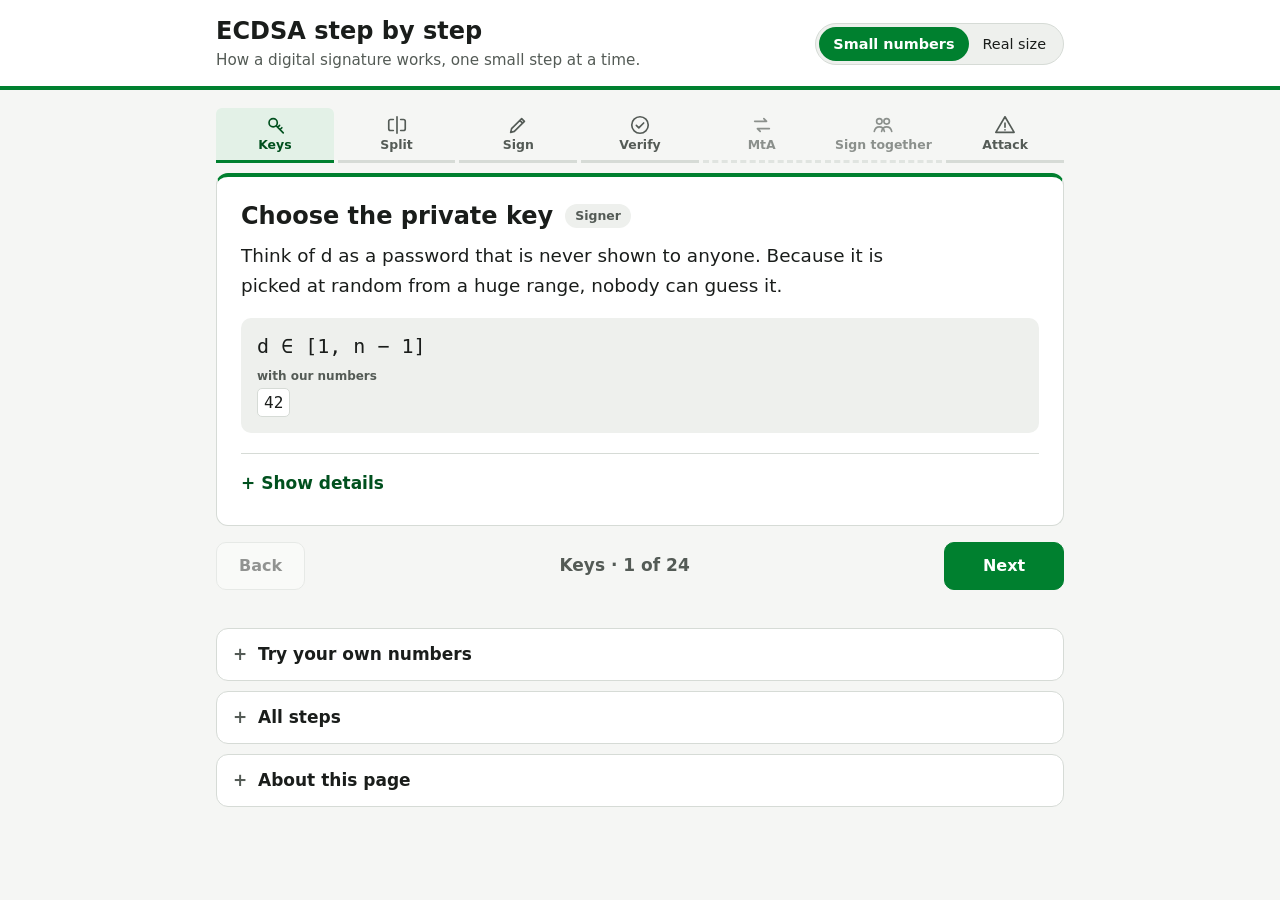
<file: web/index.html>
<!doctype html>
<html lang="en">
<head>
  <meta charset="utf-8">
  <meta name="viewport" content="width=device-width, initial-scale=1">
  <title>ECDSA step by step</title>
  <meta name="description" content="Key generation, key sharing, signing and verification with real numbers from our Python code.">
  <meta name="color-scheme" content="light dark">
  <link rel="stylesheet" href="css/style.css">
  <script type="module" src="js/main.js"></script>
</head>
<body>
  <a class="skip" href="#step">Skip to the current step</a>

  <header class="site-header">
    <div class="wrap header-inner">
      <div>
        <h1>ECDSA step by step</h1>
        <p class="tagline">How a digital signature works, one small step at a time.</p>
      </div>
      <div class="curve-switch" role="group" aria-label="Size of the numbers">
        <button type="button" data-curve="toy" aria-pressed="true" title="Small numbers you can check by hand">Small numbers</button>
        <button type="button" data-curve="secp256k1" aria-pressed="false" title="The real curve secp256k1 used by Bitcoin">Real size</button>
      </div>
    </div>
  </header>

  <main class="wrap">
    <nav id="phases" class="phases-wrap" aria-label="Phases"></nav>

    <div id="step" class="step" tabindex="-1"></div>

    <div class="stepper">
      <button type="button" id="prev" class="btn">Back</button>
      <p id="counter" class="counter" aria-live="polite"></p>
      <button type="button" id="next" class="btn btn-primary">Next</button>
    </div>

    <div class="extras">
      <div id="sharing-slot"></div>

      <details id="editor-box" class="fold">
        <summary>Try your own numbers <span id="source" class="source" data-kind="browser" hidden>Your numbers</span></summary>
        <div id="editor" class="fold-body"></div>
      </details>

      <details class="fold">
        <summary>All steps</summary>
        <div id="nav" class="fold-body"></div>
      </details>

      <details class="fold">
        <summary>About this page</summary>
        <div class="fold-body">
          <p>
            Every number on this page was computed by our Python code (<code>src/twoparty</code>).
            When you change numbers yourself, the page recomputes them in your browser with the
            same steps, which are checked against Python test cases.
          </p>
          <div id="curve-info"></div>
          <p class="small">
            HSG Bachelor project on two-party ECDSA, supervised by Prof. Katerina Mitrokotsa and Nan Cheng.
            <a href="https://github.com/Marinho-01PT/How-costly-is-Threshold-ECDSA">Source code</a>.
            Educational code: not constant-time and not safe against side channels. The demo keys
            are public. Never use this code or these numbers for real funds.
          </p>
        </div>
      </details>
    </div>
  </main>
</body>
</html>
</file>
<file: web/css/style.css>
/* ECDSA step by step. HSG-inspired green on a neutral background.
   One step at a time: the step card is the only thing open by default. */

:root {
  --accent: #00802f;
  --accent-dark: #00501e;
  --accent-soft: #e3f1e7;
  --on-accent: #ffffff;

  --bg: #f5f6f4;
  --surface: #ffffff;
  --surface-2: #eef0ed;
  --text: #1a1d1b;
  --muted: #545b56;
  --border: #d6dbd6;
  --focus: #00501e;

  /* Fixed party colours, kept for the two-party stages. */
  --alice: #00802f;
  --alice-soft: #e3f1e7;
  --bob: #1f5fbf;
  --bob-soft: #e4ecf8;
  --attacker: #b3261e;
  --attacker-soft: #f8e5e3;
  --warn-soft: #fbf3dc;
  --warn: #7a5a00;

  --mono: ui-monospace, "SF Mono", SFMono-Regular, Menlo, Consolas, monospace;
  --sans: system-ui, -apple-system, "Segoe UI", Roboto, "Helvetica Neue", Arial, sans-serif;
  --radius: 12px;
}

@media (prefers-color-scheme: dark) {
  :root {
    --accent: #4cc27a;
    --accent-dark: #8fdcaa;
    --accent-soft: #173322;
    --on-accent: #08130c;

    --bg: #111412;
    --surface: #191d1a;
    --surface-2: #222723;
    --text: #e6eae7;
    --muted: #a3aca5;
    --border: #333a35;
    --focus: #8fdcaa;

    --alice: #5ccb87;
    --alice-soft: #173322;
    --bob: #7eaaf0;
    --bob-soft: #172338;
    --attacker: #f08a80;
    --attacker-soft: #3a1c19;
    --warn-soft: #332b14;
    --warn: #e7c66b;
  }
}

*, *::before, *::after { box-sizing: border-box; }
html { -webkit-text-size-adjust: 100%; }

body {
  margin: 0;
  background: var(--bg);
  color: var(--text);
  font: 17px/1.6 var(--sans);
}

.wrap { max-width: 880px; margin: 0 auto; padding: 0 16px; }

h1, h2, h3 { line-height: 1.25; margin: 0; }
h1 { font-size: 1.5rem; }
h2 { font-size: 1.5rem; }
p { margin: 0 0 0.75em; }
code { font-family: var(--mono); font-size: 0.92em; }
a { color: var(--accent-dark); }
@media (prefers-color-scheme: dark) { a { color: var(--accent); } }

:focus-visible { outline: 3px solid var(--focus); outline-offset: 2px; border-radius: 4px; }

.visually-hidden {
  position: absolute; width: 1px; height: 1px; overflow: hidden;
  clip: rect(0 0 0 0); white-space: nowrap;
}
.skip {
  position: absolute; left: 16px; top: -48px; z-index: 10;
  background: var(--accent); color: var(--on-accent); padding: 8px 12px; border-radius: 6px;
}
.skip:focus { top: 8px; }
.small { font-size: 0.875rem; color: var(--muted); }

.icon { width: 22px; height: 22px; fill: none; stroke: currentColor; stroke-width: 1.8;
  stroke-linecap: round; stroke-linejoin: round; flex: none; }
.icon-sm { width: 15px; height: 15px; stroke-width: 2.2; vertical-align: -2px; }

/* ---- header ---- */

.site-header { background: var(--surface); border-bottom: 4px solid var(--accent); }
.header-inner {
  display: flex; flex-wrap: wrap; gap: 12px 24px; align-items: center;
  justify-content: space-between; padding-top: 16px; padding-bottom: 14px;
}
.tagline { margin: 2px 0 0; color: var(--muted); font-size: 0.95rem; }

.curve-switch {
  display: inline-flex; border: 1px solid var(--border); border-radius: 999px;
  padding: 3px; background: var(--surface-2);
}
.curve-switch button {
  font: inherit; font-size: 0.9rem; border: 0; background: transparent; color: var(--text);
  padding: 5px 14px; border-radius: 999px; cursor: pointer; min-height: 34px;
}
.curve-switch button[aria-pressed="true"] { background: var(--accent); color: var(--on-accent); font-weight: 600; }

/* ---- phase bar ---- */

.phases-wrap { padding: 18px 0 10px; }
.phases {
  list-style: none; margin: 0; padding: 0; display: grid;
  grid-template-columns: repeat(7, minmax(0, 1fr)); gap: 4px;
}
.phase {
  display: grid; justify-items: center; gap: 2px; width: 100%; height: 100%;
  font: inherit; font-size: 0.78rem; font-weight: 600; color: var(--muted);
  background: transparent; border: 0; border-bottom: 3px solid var(--border);
  padding: 6px 2px 7px; cursor: pointer; border-radius: 6px 6px 0 0;
}
.phase:hover { background: var(--surface-2); }
.phase-done { color: var(--accent-dark); border-bottom-color: var(--accent); }
.phase-current { color: var(--accent-dark); background: var(--accent-soft); border-bottom-color: var(--accent); }
@media (prefers-color-scheme: dark) { .phase-done, .phase-current { color: var(--accent); } }
.phase-planned { border-bottom-style: dashed; }
.phase-planned:not(.phase-current) { opacity: 0.65; }
.phase-label { text-align: center; line-height: 1.2; }

/* ---- step card ---- */

.step:focus { outline: none; }
.step-card {
  background: var(--surface); border: 1px solid var(--border); border-radius: var(--radius);
  padding: 24px; border-top: 4px solid var(--accent);
}
.step-card.status-planned { border-top-color: var(--muted); }
.step-card.status-error, .step-card.status-blocked, .step-card.section-reuse { border-top-color: var(--attacker); }

.step-grid { display: grid; grid-template-columns: minmax(0, 1fr) 290px; gap: 24px; align-items: start; }
.step-main { min-width: 0; }

.step-head { display: flex; flex-wrap: wrap; gap: 6px 12px; align-items: center; margin-bottom: 10px; }
.step-head h2:focus { outline: none; }
.step-head h2:focus-visible { outline: 3px solid var(--focus); }
.lead { font-size: 1.15rem; line-height: 1.6; max-width: 60ch; margin-bottom: 18px; }

.who {
  font-size: 0.78rem; font-weight: 600; padding: 2px 10px; border-radius: 999px;
  background: var(--surface-2); color: var(--muted);
}
.who-alice { background: var(--alice-soft); color: var(--alice); }
.who-bob { background: var(--bob-soft); color: var(--bob); }
.who-attacker { background: var(--attacker-soft); color: var(--attacker); }
.who-both { background: linear-gradient(90deg, var(--alice-soft), var(--bob-soft)); color: var(--text); }

.formula-box { background: var(--surface-2); border-radius: 10px; padding: 14px 16px; }
.formula { font: 1.25rem/1.4 var(--mono); margin: 0 0 8px; overflow-wrap: anywhere; }
.worked-line { margin: 0; font: 1rem/2 var(--mono); overflow-wrap: anywhere; }
.worked-label {
  display: block; font: 600 0.75rem/1.4 var(--sans); color: var(--muted); margin-bottom: 2px;
}

/* Details behind the toggle */
.more { margin-top: 20px; border-top: 1px solid var(--border); padding-top: 12px; }
.more > summary {
  cursor: pointer; font-weight: 600; color: var(--accent-dark); width: fit-content;
  padding: 4px 0; list-style: none;
}
.more > summary::-webkit-details-marker { display: none; }
.more > summary::before { content: "+ "; }
.more[open] > summary::before { content: "− "; }
.more[open] > summary { margin-bottom: 10px; }
@media (prefers-color-scheme: dark) { .more > summary { color: var(--accent); } }
.more > p { color: var(--muted); max-width: 65ch; }

.values-grid { display: grid; grid-template-columns: 1fr 1fr; gap: 16px; margin-top: 8px; }
.sub { font-size: 0.95rem; color: var(--muted); margin-bottom: 6px; }
.values dl { margin: 0; display: grid; grid-template-columns: max-content minmax(0, 1fr); gap: 6px 12px; }
.values dt { font-weight: 600; font-size: 0.92rem; }
.values dt.who-alice { color: var(--alice); background: none; }
.values dt.who-bob { color: var(--bob); background: none; }
.values dd { margin: 0; min-width: 0; }
.lock { display: inline-flex; align-items: center; margin-right: 4px; color: var(--attacker); }
.lock-legend { margin-top: 10px; }

.terms { margin-top: 14px; }
.terms-title { font-size: 0.85rem; font-weight: 700; color: var(--muted); margin-bottom: 6px; }
.terms-list { display: flex; flex-wrap: wrap; gap: 6px; align-items: flex-start; }
.term { border: 1px solid var(--border); border-radius: 8px; background: var(--surface); max-width: 100%; }
.term summary {
  cursor: pointer; padding: 2px 10px; font-size: 0.88rem; font-weight: 600;
  color: var(--accent-dark); list-style: none;
}
.term summary::-webkit-details-marker { display: none; }
.term summary::before { content: "+ "; color: var(--muted); }
.term[open] summary::before { content: "− "; }
@media (prefers-color-scheme: dark) { .term summary { color: var(--accent); } }
.term[open] { flex-basis: 100%; background: var(--surface-2); }
.term p { margin: 0; padding: 0 10px 8px; font-size: 0.92rem; }

/* ---- numbers ---- */

.num {
  display: inline-flex; flex-wrap: wrap; align-items: center; font-family: var(--mono);
  background: var(--surface); border-radius: 5px; padding: 0 6px; line-height: 1.7;
  overflow-wrap: anywhere; max-width: 100%; border: 1px solid var(--border);
}
.values .num { background: var(--surface-2); border-color: transparent; }
.num-alice { background: var(--alice-soft) !important; color: var(--alice); font-weight: 600; border-color: transparent; }
.num-bob { background: var(--bob-soft) !important; color: var(--bob); font-weight: 600; border-color: transparent; }
button.num {
  font: inherit; font-family: var(--mono); color: inherit; border: 1px dashed var(--muted);
  cursor: pointer; text-align: left; word-break: break-all;
}
button.num:hover { border-style: solid; border-color: var(--accent); }
.num-wrap { display: inline-flex; flex-wrap: wrap; align-items: center; gap: 4px; max-width: 100%; }
.copy-btn {
  font: 600 0.75rem var(--sans); color: var(--accent-dark); background: transparent;
  border: 1px solid var(--border); border-radius: 4px; padding: 1px 8px; cursor: pointer; min-height: 26px;
}
@media (prefers-color-scheme: dark) { .copy-btn { color: var(--accent); } }
.point, .text-value { font-family: var(--mono); }
.flag { font-weight: 700; padding: 0 8px; border-radius: 5px; }
.flag-yes { background: var(--accent-soft); color: var(--accent-dark); }
.flag-no { background: var(--attacker-soft); color: var(--attacker); }
@media (prefers-color-scheme: dark) { .flag-yes { color: var(--accent); } }

.msg { border-radius: 8px; padding: 12px 14px; margin: 0; }
.msg-error { background: var(--attacker-soft); color: var(--attacker); }
.msg-planned { background: var(--warn-soft); color: var(--warn); }

/* ---- curve picture ---- */

.plot { margin: 0; }
.plot-svg { width: 100%; height: auto; display: block; background: var(--surface-2); border-radius: 10px; }
.plot-frame { fill: none; stroke: var(--border); }
.plot-axis { font: 10px var(--mono); fill: var(--muted); }
.plot-dots circle { fill: var(--muted); opacity: 0.4; }
.plot-mark .plot-ring { fill: none; stroke: var(--text); stroke-width: 1.6; }
.plot-mark .plot-core { fill: var(--text); }
.plot-result .plot-ring { stroke: var(--accent); stroke-width: 2.4; }
.plot-result .plot-core { fill: var(--accent); }
.plot-alice .plot-ring { stroke: var(--alice); } .plot-alice .plot-core { fill: var(--alice); }
.plot-bob .plot-ring { stroke: var(--bob); } .plot-bob .plot-core { fill: var(--bob); }
.plot-label {
  font: 700 14px var(--sans); fill: var(--text);
  paint-order: stroke; stroke: var(--surface-2); stroke-width: 4px; stroke-linejoin: round;
}
.plot figcaption { margin-top: 6px; }
.plot-note { background: var(--surface-2); border-radius: 10px; padding: 12px 14px; margin: 0; }

@media (prefers-reduced-motion: no-preference) {
  .plot-result .plot-ring { animation: pop 450ms ease-out; transform-box: fill-box; transform-origin: center; }
  @keyframes pop { from { transform: scale(2.2); opacity: 0; } to { transform: scale(1); opacity: 1; } }
  .btn, .phase, .curve-switch button { transition: background-color 120ms ease, border-color 120ms ease; }
}

/* ---- stepper ---- */

.stepper { display: flex; align-items: center; justify-content: space-between; gap: 12px; margin: 16px 0 28px; }
.counter { margin: 0; font-weight: 600; color: var(--muted); font-variant-numeric: tabular-nums; }
.btn {
  font: inherit; font-weight: 600; font-size: 1rem; cursor: pointer;
  border: 1px solid var(--border); background: var(--surface); color: var(--text);
  padding: 10px 22px; border-radius: 10px; min-height: 44px;
}
.btn:hover:not(:disabled) { border-color: var(--accent); }
.btn:disabled { opacity: 0.45; cursor: default; }
.btn-primary { background: var(--accent); border-color: var(--accent); color: var(--on-accent); min-width: 120px; }
.btn-primary:hover:not(:disabled) { background: var(--accent-dark); border-color: var(--accent-dark); }

/* ---- folded extras ---- */

.extras { display: grid; gap: 10px; padding-bottom: 40px; }
.fold { background: var(--surface); border: 1px solid var(--border); border-radius: var(--radius); }
.fold > summary {
  cursor: pointer; padding: 12px 16px; font-weight: 600; list-style: none;
  display: flex; flex-wrap: wrap; gap: 8px; align-items: center;
}
.fold > summary::-webkit-details-marker { display: none; }
.fold > summary::before { content: "+"; width: 1em; color: var(--muted); font-weight: 700; }
.fold[open] > summary::before { content: "−"; }
.fold-body { padding: 0 16px 16px; }
.fold-highlight { border-color: var(--bob); }

.source {
  font-size: 0.75rem; font-weight: 600; padding: 2px 9px; border-radius: 999px;
  background: var(--accent-soft); color: var(--accent-dark);
}
.source[data-kind="browser"] { background: var(--bob-soft); color: var(--bob); }
@media (prefers-color-scheme: dark) { .source[data-kind="python"] { color: var(--accent); } }

.edit-grid { display: grid; grid-template-columns: repeat(auto-fill, minmax(140px, 1fr)); gap: 12px; }
.field { display: grid; gap: 4px; }
.field label { font-size: 0.9rem; font-weight: 600; }
.field-input {
  font: 1rem var(--mono); color: var(--text); background: var(--bg);
  border: 1px solid var(--border); border-radius: 6px; padding: 7px 9px; width: 100%; min-height: 40px;
}
.field-input[aria-invalid="true"] { border-color: var(--attacker); box-shadow: 0 0 0 1px var(--attacker); }
.field-hint { font-size: 0.85rem; color: var(--muted); margin: 8px 0; }

/* step list */
.nav-sections, .nav-steps { list-style: none; margin: 0; padding: 0; }
.nav-section { margin: 12px 0 2px; font-size: 0.8rem; font-weight: 600; color: var(--muted); }
.nav-sections > li:first-child .nav-section { margin-top: 0; }
.nav-step {
  display: flex; gap: 8px; align-items: center; justify-content: space-between; width: 100%;
  text-align: left; font: inherit; font-size: 0.93rem; color: var(--text);
  background: transparent; border: 0; border-left: 3px solid transparent;
  padding: 4px 8px; cursor: pointer; border-radius: 0 6px 6px 0; min-height: 32px;
}
.nav-step:hover { background: var(--surface-2); }
.nav-step[aria-current="step"] { border-left-color: var(--accent); background: var(--accent-soft); font-weight: 600; }
.nav-step.status-planned { color: var(--muted); }
.tag {
  font-size: 0.72rem; font-weight: 600; padding: 1px 7px; border-radius: 999px;
  border: 1px dashed var(--muted); color: var(--muted); white-space: nowrap;
}
.status-error .tag, .status-blocked .tag { border-style: solid; color: var(--attacker); border-color: var(--attacker); }

/* sharing panel */
.share-grid { display: grid; grid-template-columns: 1fr 1fr; gap: 12px; }
.share-out { margin: 12px 0 4px; }
.share-line { font-family: var(--mono); overflow-wrap: anywhere; }
.share-name { font-family: var(--sans); font-weight: 600; color: var(--bob); }
.slider { width: 100%; accent-color: var(--accent); min-height: 32px; }
.guess-out { margin-top: 8px; }
.fold-body .sub { margin-top: 16px; }

/* ---- small screens ---- */

@media (max-width: 760px) {
  .step-grid { grid-template-columns: minmax(0, 1fr); }
  .step-grid .plot { max-width: 340px; }
}
@media (max-width: 560px) {
  body { font-size: 16px; }
  h1 { font-size: 1.3rem; }
  h2 { font-size: 1.3rem; }
  .step-card { padding: 18px 16px; }
  .lead { font-size: 1.05rem; }
  .formula { font-size: 1.05rem; }
  .values-grid, .share-grid { grid-template-columns: minmax(0, 1fr); }
  /* Icons only on phones; the counter below the card names the phase. */
  .phase-label { position: absolute; width: 1px; height: 1px; overflow: hidden; clip: rect(0 0 0 0); }
  .phase { padding: 8px 0; }
  .curve-switch { width: 100%; }
  .curve-switch button { flex: 1; }
  .btn { padding: 10px 16px; }
  .btn-primary { min-width: 100px; }
}
</file>
